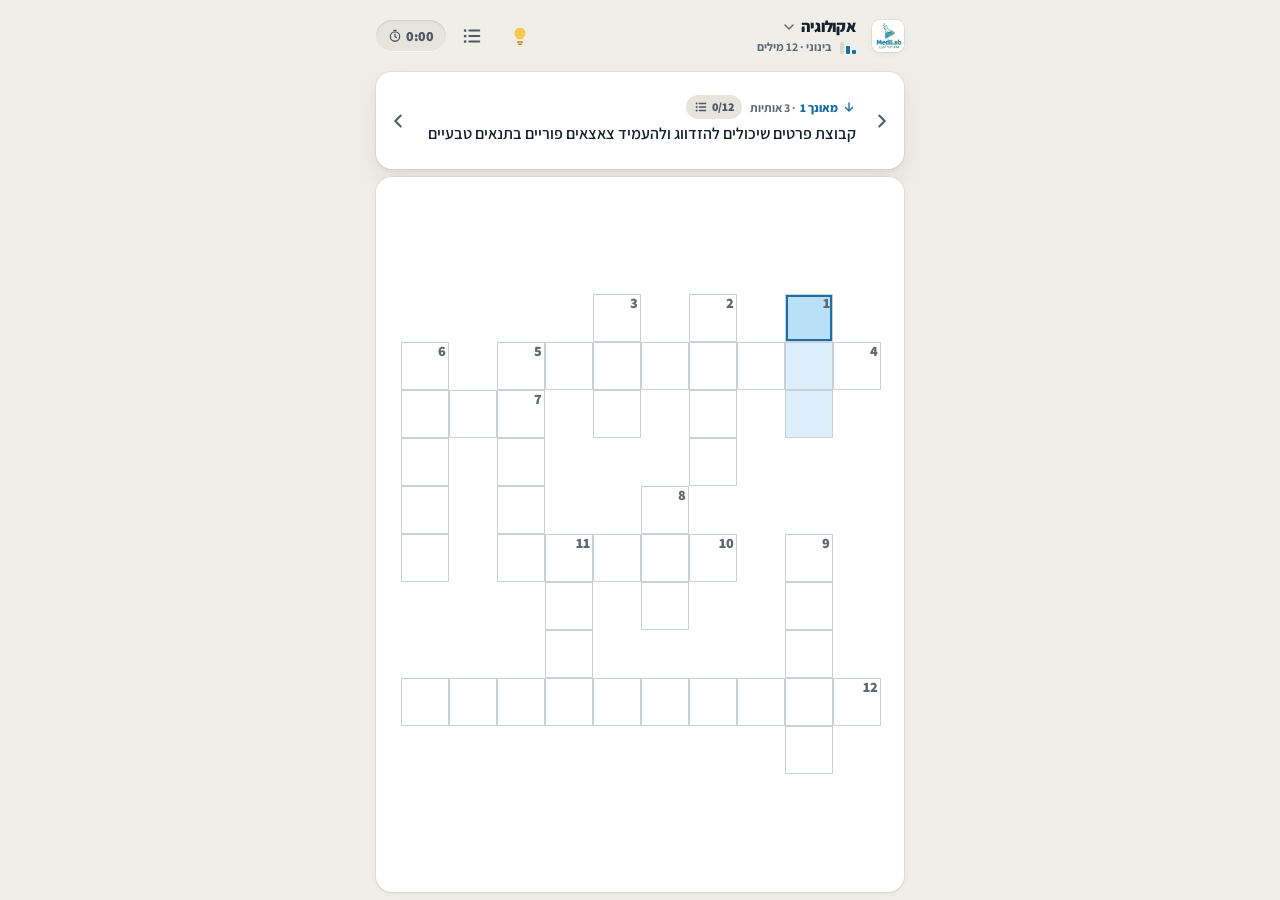
<file: live/crossword.html>
<!DOCTYPE html>
<html lang="he" dir="rtl">
<head>
<meta charset="UTF-8">
<meta name="viewport" content="width=device-width, initial-scale=1, maximum-scale=1, viewport-fit=cover">
<meta name="theme-color" content="#F0EEE8">
<title>תשבץ ביולוגיה · MediLab</title>
<link rel="preconnect" href="https://fonts.googleapis.com">
<link rel="preconnect" href="https://fonts.gstatic.com" crossorigin>
<link href="https://fonts.googleapis.com/css2?family=Assistant:wght@400;600;700;800&display=swap" rel="stylesheet">
<script>
  /* touch devices get the built-in Hebrew keyboard; the phone's own keyboard never opens */
  try{ if(window.matchMedia('(pointer: coarse)').matches) document.documentElement.classList.add('touch'); }catch(e){}
  try{ if(new URLSearchParams(location.search).has('embed')) document.documentElement.classList.add('embed'); }catch(e){}
</script>
<style>
  /* same design system as the app: one font, 6 sizes, 4pt grid, surface ramp, semantic colour */
  :root{
    --s-sunk:#DCD8CE; --s-well:#E7E4DD; --s0:#F0EEE8; --s1:#FFFFFF; --s2:#FFFFFF; --s-hover:#F6F5F1;
    --t1:#15212C; --t2:#4E5966; --t3:#5F6975; --line:rgba(21,33,44,.08);
    --act:#1B6FA8; --act-h:#175F90; --act-p:#124C74; --act-soft:#E3F0F8; --act-ink:#1B6FA8;
    --ok:#2F7A33; --ok-soft:#E4F2E2; --ok-ink:#2F7A33;
    --warn:#C98A00; --warn-soft:#FFF4D6; --warn-ink:#7A5200; --warn-line:#E7B53C;
    --err:#C23B2A; --err-soft:#FCE8E5; --err-ink:#B03323;
    --grad:linear-gradient(135deg,#3FA9D6,#5CB85C);
    --e1:inset 0 1px 0 rgba(255,255,255,.9),0 0 0 1px rgba(21,33,44,.05),0 1px 2px rgba(21,33,44,.05),0 2px 8px rgba(21,33,44,.04);
    --e2:inset 0 1px 0 rgba(255,255,255,.9),0 0 0 1px rgba(21,33,44,.05),0 2px 4px rgba(21,33,44,.05),0 12px 28px rgba(21,33,44,.08);
    --e3:inset 0 1px 0 rgba(255,255,255,.9),0 0 0 1px rgba(21,33,44,.04),0 8px 16px rgba(21,33,44,.06),0 24px 56px rgba(21,33,44,.14);
    --sunk:inset 0 1px 2px rgba(21,33,44,.12),inset 0 -1px 0 rgba(255,255,255,.7);
    --focus:0 0 0 2px var(--act),0 0 0 6px rgba(27,111,168,.16);
    --cell:34px; --cellbg:#FFFFFF; --cellline:#C9D1D7; --selword:#DCEEF9; --selcell:#B9E0F7;
    --ease:cubic-bezier(.2,.7,.2,1);
  }
  html.dark{
    --s-sunk:#050A0E; --s-well:#0A1117; --s0:#0E151C; --s1:#1E2935; --s2:#303E4F; --s-hover:#26323F;
    --t1:#ECEFF3; --t2:#B4BEC8; --t3:#9AA5B1; --line:rgba(255,255,255,.10);
    --act-soft:#15314A; --act-ink:#6CC3EE;
    --ok-soft:#173222; --ok-ink:#7FD08A; --warn-soft:#3A2E10; --warn-ink:#F5C969; --warn-line:#8A6A1E;
    --err-soft:#3D1A16; --err-ink:#FF8A7A;
    --e1:inset 0 1px 0 rgba(255,255,255,.04),0 0 0 1px rgba(255,255,255,.10);
    --e2:inset 0 1px 0 rgba(255,255,255,.06),0 0 0 1px rgba(255,255,255,.12);
    --e3:inset 0 1px 0 rgba(255,255,255,.06),0 0 0 1px rgba(255,255,255,.12),0 24px 56px rgba(0,0,0,.5);
    --sunk:inset 0 1px 2px rgba(0,0,0,.55),inset 0 -1px 0 rgba(255,255,255,.04);
    --focus:0 0 0 2px #6CC3EE,0 0 0 6px rgba(108,195,238,.2);
    --cellbg:#0F1922; --cellline:#33424E; --selword:#15314A; --selcell:#1D4A6A;
  }
  *{box-sizing:border-box}
  html,body{height:100%;margin:0}
  body{font-family:'Assistant',system-ui,sans-serif;font-size:16px;line-height:1.5;background:var(--s0);color:var(--t1);direction:rtl;
    -webkit-font-smoothing:antialiased;font-synthesis:none;overflow:hidden;overscroll-behavior:none;-webkit-tap-highlight-color:transparent}
  button{font:inherit;color:inherit;border:none;background:none;padding:0;margin:0;cursor:pointer}
  :focus-visible{outline:3px solid rgba(27,111,168,.5);outline-offset:2px}
  [hidden]{display:none!important}
  svg{display:block;flex:0 0 auto}

  /* ============ one screen: toolbar · clue · board · keyboard ============ */
  .app{height:100vh;height:100dvh;max-width:560px;margin:0 auto;display:flex;flex-direction:column;gap:8px;
    padding:calc(8px + env(safe-area-inset-top,0px)) 16px calc(8px + env(safe-area-inset-bottom,0px));
    transition:transform .32s var(--ease),filter .32s var(--ease)}
  html.sheet-open .app{transform:scale(.94);filter:brightness(.97)}
  html.sheet-open body{background:#0B1016}

  .tb{order:-2;flex:0 0 auto;display:flex;align-items:center;gap:4px;min-height:56px}
  .logo{width:32px;height:32px;border-radius:8px;object-fit:contain;box-shadow:var(--e1);background:#fff;flex:0 0 auto;margin-inline-end:4px}
  html.embed .logo{display:none}
  @media (max-width:419px){.logo{display:none}}
  /* on touch the hint lives on the keyboard and the clue list opens from the clue card */
  html.touch .desk{display:none}
  html:not(.embed) #exit{display:none}
  .ib{position:relative;width:44px;height:44px;flex:0 0 auto;border-radius:12px;display:grid;place-items:center;color:var(--t2);
    transition:background .12s,color .12s,transform .12s}
  .ib:active{transform:scale(.92);background:var(--line)}
  .ib:disabled{opacity:.4;cursor:not-allowed;transform:none}
  .ib .badge{position:absolute;top:4px;left:4px;min-width:16px;height:16px;padding:0 4px;border-radius:999px;display:grid;place-items:center;
    background:var(--warn);color:#fff;font-size:12px;font-weight:800;line-height:1}
  .ib .badge:empty,.ib .badge[data-n="0"]{display:none}
  /* title block: topic + level. Plain header, not a card; never wraps, gets all spare width */
  .topic{flex:1 1 auto;min-width:0;min-height:48px;display:flex;flex-direction:column;justify-content:center;gap:4px;padding:4px 8px;border-radius:12px;
    text-align:start;transition:background .12s,transform .12s}
  .topic:active{transform:scale(.98);background:var(--s-well)}
  .topic .tt{display:flex;align-items:center;gap:4px;min-width:0;max-width:100%}
  .topic b{min-width:0;font-size:16px;font-weight:800;line-height:1.2;letter-spacing:-.01em;white-space:nowrap;overflow:hidden;text-overflow:ellipsis}
  .topic .tt svg{color:var(--t3)}
  .topic .meta{display:flex;align-items:center;gap:8px;min-width:0;max-width:100%;font-size:12px;font-weight:700;line-height:1.2;color:var(--t3);white-space:nowrap}
  .topic .meta span:last-child{min-width:0;overflow:hidden;text-overflow:ellipsis}
  .lvl{flex:0 0 auto;display:inline-flex;align-items:flex-end;gap:2px;height:12px}
  .lvl i{width:4px;border-radius:1px;background:var(--s-sunk)}
  .lvl i:nth-child(1){height:4px} .lvl i:nth-child(2){height:8px} .lvl i:nth-child(3){height:12px}
  .lvl i.on{background:var(--act)}
  .timer{flex:0 0 auto;display:inline-flex;align-items:center;gap:4px;min-height:32px;padding:0 12px;border-radius:999px;box-shadow:var(--sunk);
    font-size:14px;font-weight:800;color:var(--t2);background:var(--s-well);font-variant-numeric:tabular-nums;direction:ltr}

  /* active clue. Height = the longest clue of THIS puzzle (measured), so the text is always complete
     and the board never jumps between clues. On touch it sits right above the keyboard, where the eyes already are. */
  .banner{flex:0 0 auto;display:flex;align-items:stretch;height:var(--clue-h,auto);min-height:72px;border-radius:16px;background:var(--s1);box-shadow:var(--e2);overflow:hidden}
  html:not(.touch) .banner{order:-1}
  .banner .nv{width:44px;flex:0 0 auto;display:grid;place-items:center;color:var(--t2);transition:background .12s}
  .banner .nv:active{background:var(--s-well)}
  .banner .ct{flex:1;min-width:0;display:flex;flex-direction:column;justify-content:center;gap:4px;padding:12px 4px;text-align:start;transition:background .12s}
  .banner .ct:active{background:var(--s-hover)}
  .bh{display:flex;align-items:center;justify-content:space-between;flex-wrap:wrap;gap:4px 8px}
  .banner .dir{display:inline-flex;align-items:center;gap:4px;font-size:12px;font-weight:800;line-height:1.3;color:var(--act-ink)}
  .banner .dir em{font-style:normal;font-weight:700;color:var(--t3)}
  .prog{flex:0 0 auto;display:inline-flex;align-items:center;gap:4px;height:24px;padding:0 8px;border-radius:999px;background:var(--s-well);
    font-size:12px;font-weight:800;color:var(--t2);direction:ltr;font-variant-numeric:tabular-nums}
  html.dark .prog{background:var(--s2)}
  .prog.all{background:var(--ok-soft);color:var(--ok-ink)}
  .banner .cl{font-size:16px;font-weight:600;line-height:1.4;overflow-wrap:anywhere}
  .banner.sm .cl{font-size:14px}

  .board{flex:1 1 0;min-height:0;display:flex;align-items:center;justify-content:center;overflow:auto;padding:8px;
    border-radius:16px;background:var(--s1);box-shadow:var(--e1)}
  .grid{display:grid;direction:rtl;margin:auto}
  .cell{position:relative;width:var(--cell);height:var(--cell);border:1px solid var(--cellline);margin:-.5px;background:var(--cellbg);transition:background .15s}
  .cell.block{border:none;background:transparent}
  /* board letters scale with the cell (a game board, not text hierarchy) */
  .cell input{position:absolute;inset:0;width:100%;height:100%;border:none;background:transparent;text-align:center;font-family:inherit;font-weight:800;
    font-size:calc(var(--cell)*.58);color:var(--t1);outline:none;padding:0;caret-color:transparent;cursor:pointer;border-radius:0;
    -webkit-user-select:none;user-select:none;-webkit-touch-callout:none}
  .cell .num{position:absolute;top:1px;right:2px;font-size:calc(var(--cell)*.3);color:var(--t3);font-weight:800;line-height:1;pointer-events:none}
  .cell.selword{background:var(--selword)}
  .cell.sel{background:var(--selcell);box-shadow:inset 0 0 0 2px var(--act);z-index:1}
  .cell.ok{background:var(--ok-soft)}
  .cell.ok input{color:var(--ok-ink)}
  .cell.bad{background:var(--err-soft)}
  .cell.bad input{color:var(--err-ink)}
  .cell.sel.ok,.cell.sel.bad{box-shadow:inset 0 0 0 2px var(--act)}

  /* built-in Hebrew keyboard (touch only). Keys are 44px apart: a transparent border keeps the gap tappable. */
  .kbd{display:none;flex:0 0 auto;direction:ltr;flex-direction:column;gap:0;margin:0 -4px;-webkit-user-select:none;user-select:none}
  html.touch .kbd{display:flex}
  .kr{display:flex}
  .key{flex:1 1 0;min-width:0;height:52px;touch-action:manipulation;border:2px solid transparent;border-radius:12px;background:var(--s1);background-clip:padding-box;
    box-shadow:inset 0 -1px 0 rgba(21,33,44,.12);font-size:20px;font-weight:700;color:var(--t1);transition:background .08s,transform .08s}
  html.dark .key{background-color:var(--s2);box-shadow:inset 0 1px 0 rgba(255,255,255,.06)}
  .key.bs,.key.hk{display:grid;place-items:center;background-color:var(--s-well);color:var(--t2)}
  .key.hk{position:relative}
  .key.hk .badge{position:absolute;top:4px;right:4px;min-width:16px;height:16px;padding:0 4px;border-radius:999px;display:grid;place-items:center;
    background:var(--warn);color:#fff;font-size:12px;font-weight:800;line-height:1}
  .key.hk .badge[data-n="0"]{display:none}
  html.dark .key.bs,html.dark .key.hk{background-color:var(--s1)}
  .key:active{background-color:var(--act-soft);transform:scale(.94)}
  .key.bs:active,.key.hk:active{background-color:var(--s-sunk)}
  @media (max-height:620px){.key{height:44px}}
  .key:disabled{opacity:.4}

  /* ============ buttons ============ */
  .btn{position:relative;display:flex;align-items:center;justify-content:center;gap:8px;width:100%;min-height:48px;padding:0 24px;border-radius:12px;
    font-weight:700;font-size:16px;transition:background .12s,box-shadow .2s,transform .12s}
  .btn svg{width:18px;height:18px}
  .btn.pri{background:var(--act);color:#fff;box-shadow:inset 0 1px 0 rgba(255,255,255,.18),0 1px 2px rgba(18,76,116,.24),0 4px 12px rgba(27,111,168,.16)}
  .btn.pri:active{background:var(--act-p);transform:scale(.97);box-shadow:inset 0 2px 4px rgba(0,0,0,.2)}
  .btn.ghost{color:var(--act-ink);box-shadow:inset 0 0 0 1px var(--line)}
  .btn.ghost:active{background:var(--act-soft);transform:scale(.97)}
  .btn.danger{color:var(--err-ink);box-shadow:inset 0 0 0 1px var(--line)}
  .btn.danger:active{background:var(--err-soft);transform:scale(.97)}
  .btn:disabled{background:var(--s-well);color:var(--t3);box-shadow:none;cursor:not-allowed;transform:none}
  @media (hover:hover){
    .ib:not(:disabled):hover{background:var(--s-hover);color:var(--t1)}
    html.dark .ib:not(:disabled):hover{background:var(--s1)}
    .topic:hover{box-shadow:var(--e2)}
    .banner .nv:hover,.banner .ct:hover{background:var(--s-hover)}
    .btn.pri:not(:disabled):hover{background:var(--act-h);box-shadow:inset 0 1px 0 rgba(255,255,255,.18),0 2px 4px rgba(18,76,116,.24),0 8px 20px rgba(27,111,168,.22)}
    .btn.ghost:not(:disabled):hover{background:var(--act-soft)}
    .btn.danger:not(:disabled):hover{background:var(--err-soft)}
  }

  /* ============ bottom sheets ============ */
  .overlay{position:fixed;inset:0;z-index:50;display:flex;align-items:flex-end;justify-content:center;background:rgba(8,12,18,.5);opacity:0;transition:opacity .22s var(--ease)}
  .overlay.on{opacity:1}
  .sheet{position:relative;width:100%;max-width:560px;max-height:88vh;max-height:88dvh;display:flex;flex-direction:column;outline:none;
    background:var(--s1);border-radius:24px 24px 0 0;box-shadow:var(--e3);padding-bottom:env(safe-area-inset-bottom,0px);
    transform:translateY(100%);transition:transform .3s var(--ease)}
  html.dark .sheet{background:var(--s2)}
  .overlay.on .sheet{transform:none}
  @media (min-width:600px){.overlay{align-items:center}.sheet{border-radius:24px}}
  .grab{width:40px;height:4px;margin:8px auto 0;border-radius:999px;background:var(--t3);opacity:.35;flex:0 0 auto}
  .sx{position:absolute;top:8px;left:8px;z-index:2}
  .sb{flex:1;min-height:0;overflow-y:auto;overscroll-behavior:contain;-webkit-overflow-scrolling:touch;padding:16px}
  .sb h2{margin:0 0 16px;padding-inline-end:48px;font-size:20px;font-weight:800;letter-spacing:-.02em;line-height:1.15}
  .sf{flex:0 0 auto;display:flex;flex-direction:column;gap:8px;padding:12px 16px 16px;box-shadow:0 -1px 0 var(--line)}
  .lbl{display:block;margin:16px 0 8px;font-size:12px;font-weight:700;letter-spacing:.05em;color:var(--t3)}
  .lbl:first-of-type{margin-top:0}
  .row{display:flex;align-items:center;gap:12px;width:calc(100% + 32px);min-height:52px;margin:0 -16px;padding:8px 16px;text-align:start;
    box-shadow:0 1px 0 var(--line);transition:background .12s}
  .row:last-child{box-shadow:none}
  .row:active{background:var(--s-hover)}
  .row .ri{width:32px;height:32px;flex:0 0 auto;border-radius:8px;display:grid;place-items:center;background:var(--s-well);color:var(--t2)}
  html.dark .row .ri{background:var(--s1)}
  .row .ri svg{width:20px;height:20px}
  .row .rl{flex:1;min-width:0;font-weight:600}
  .row .rv{font-size:14px;font-weight:700;color:var(--t3)}
  .row .rc{width:20px;flex:0 0 auto;color:var(--act-ink);visibility:hidden}
  .row[aria-checked="true"]{background:var(--act-soft)}
  .row[aria-checked="true"] .rl{color:var(--act-ink);font-weight:800}
  .row[aria-checked="true"] .rc{visibility:visible}
  @media (hover:hover){.row:hover{background:var(--s-hover)}.row[aria-checked="true"]:hover{background:var(--act-soft)}}
  .sw{flex:0 0 auto;position:relative;width:44px;height:28px;border-radius:999px;background:var(--s-sunk);transition:background .2s}
  .sw::after{content:"";position:absolute;top:2px;right:2px;width:24px;height:24px;border-radius:50%;background:#fff;box-shadow:0 1px 3px rgba(0,0,0,.2);transition:transform .2s var(--ease)}
  .row[aria-checked="true"] .sw{background:var(--act)}
  .row[aria-checked="true"] .sw::after{transform:translateX(-16px)}
  html.embed #darkRow,html.embed #darkLbl{display:none}
  #darkRow[aria-checked="true"]{background:transparent}
  #darkRow[aria-checked="true"] .rl{color:var(--t1);font-weight:600}
  .seg{display:flex;gap:4px;padding:4px;border-radius:16px;background:var(--s-well);box-shadow:var(--sunk)}
  html.dark .seg{background:var(--s1)}
  .seg button{flex:1;min-height:52px;border-radius:12px;display:flex;flex-direction:column;align-items:center;justify-content:center;
    font-size:16px;font-weight:700;color:var(--t2);line-height:1.2;transition:background .2s,color .2s,box-shadow .2s}
  .seg button small{font-size:12px;font-weight:600;color:var(--t3)}
  .seg button[aria-checked="true"]{background:var(--s1);color:var(--act-ink);box-shadow:var(--e1)}
  html.dark .seg button[aria-checked="true"]{background:var(--s2)}
  .seg button[aria-checked="true"] small{color:var(--act-ink)}

  /* clue list */
  .cl-h{position:sticky;top:-16px;z-index:1;margin:0 -16px;padding:8px 16px;background:inherit;font-size:12px;font-weight:700;letter-spacing:.05em;color:var(--t3)}
  .sheet .cl-h{background:var(--s1)}
  html.dark .sheet .cl-h{background:var(--s2)}
  .clue{display:flex;align-items:flex-start;gap:12px;width:calc(100% + 32px);min-height:48px;margin:0 -16px;padding:12px 16px;text-align:start;
    font-size:14px;line-height:1.5;color:var(--t1);box-shadow:0 1px 0 var(--line);transition:background .12s}
  .clue:active{background:var(--s-hover)}
  .cl-n{flex:0 0 auto;min-width:28px;height:24px;padding:0 4px;border-radius:8px;display:grid;place-items:center;background:var(--s-well);font-size:12px;font-weight:800;color:var(--t2)}
  html.dark .cl-n{background:var(--s1)}
  .cl-t{flex:1;min-width:0}
  .cl-ok{flex:0 0 auto;color:var(--ok-ink);visibility:hidden;margin-top:2px}
  .clue.active{background:var(--act-soft)}
  .clue.active .cl-n{background:var(--act);color:#fff}
  .clue.done .cl-t{color:var(--t3)}
  .clue.done .cl-ok{visibility:visible}
  .clue.done .cl-n{background:var(--ok-soft);color:var(--ok-ink)}
  @media (hover:hover){.clue:hover{background:var(--s-hover)}.clue.active:hover{background:var(--act-soft)}}

  /* toast */
  .toast{position:fixed;z-index:60;left:50%;bottom:calc(16px + env(safe-area-inset-bottom,0px));transform:translate(-50%,16px);opacity:0;pointer-events:none;
    width:calc(100% - 32px);max-width:440px;display:flex;align-items:center;gap:12px;min-height:52px;padding:8px 16px;padding-inline-end:8px;
    border-radius:16px;background:#15212C;color:#fff;font-size:14px;font-weight:600;box-shadow:0 2px 6px rgba(8,12,18,.16),0 12px 28px rgba(8,12,18,.24);
    transition:opacity .25s var(--ease),transform .25s var(--ease)}
  html.dark .toast{background:#445366}
  html.touch .toast{bottom:calc(var(--dock-h,176px) + 16px + env(safe-area-inset-bottom,0px))}
  .toast.on{opacity:1;transform:translate(-50%,0);pointer-events:auto}
  .toast span{flex:1;min-width:0}
  .toast button{min-height:44px;padding:0 12px;border-radius:12px;font-weight:800;color:#7DC8F0}
  .toast button:active{background:rgba(255,255,255,.12)}

  /* win */
  .win{position:fixed;inset:0;z-index:55;display:none;align-items:center;justify-content:center;padding:16px;background:rgba(8,12,18,.5)}
  .win.on{display:flex;animation:wIn .22s ease}
  @keyframes wIn{from{opacity:0}to{opacity:1}}
  .win .card{position:relative;width:100%;max-width:340px;background:var(--s1);border-radius:24px;padding:32px 24px 24px;text-align:center;box-shadow:var(--e3);animation:pop .35s var(--ease)}
  @keyframes pop{from{transform:scale(.9);opacity:0}to{transform:none;opacity:1}}
  html.dark .win .card{background:var(--s2)}
  .win .wx{position:absolute;top:8px;inset-inline-start:8px}
  .win .em{width:56px;height:56px;margin:0 auto 8px;border-radius:50%;display:grid;place-items:center;font-size:24px;background:var(--ok-soft)}
  .win h2{margin:0 0 4px;font-size:24px;font-weight:800;letter-spacing:-.02em;line-height:1.15}
  .win .stat{display:flex;justify-content:center;margin:16px 0 24px}
  .win .stat div{flex:1;padding:0 8px}
  .win .stat div+div{box-shadow:inset -1px 0 0 var(--line)}
  .win .stat b{display:block;font-weight:800;font-size:20px;color:var(--act-ink);direction:ltr}
  .win .stat span{font-size:12px;color:var(--t3)}
  .win .btn+.btn{margin-top:8px}
  .confetti{position:fixed;inset:0;pointer-events:none;z-index:60;overflow:hidden}
  .confetti i{position:absolute;top:-12px;width:8px;height:12px;border-radius:2px;animation:fall linear forwards}
  @keyframes fall{0%{transform:translateY(-10px) rotate(0);opacity:1}100%{transform:translateY(105vh) rotate(540deg);opacity:.9}}
  .vh{position:absolute!important;width:1px;height:1px;overflow:hidden;clip:rect(0 0 0 0);white-space:nowrap}
  @media (prefers-reduced-motion:reduce){*{animation:none!important;transition:none!important}}
</style>
</head>
<body>
<div class="app" id="app">
  <header class="tb">
    <button class="ib" id="exit" type="button" aria-label="יציאה מהתשבץ"><svg width="22" height="22" viewBox="0 0 24 24" fill="none" stroke="currentColor" stroke-width="2" stroke-linecap="round" aria-hidden="true"><path d="M18 6L6 18M6 6l12 12"/></svg></button>
    <img class="logo" src="logo.jpg" alt="MediLab" onerror="this.style.display='none'">
    <button class="topic" id="openSettings" type="button" aria-haspopup="dialog">
      <span class="tt"><b id="topicLabel">תשבץ ביולוגיה</b><svg width="16" height="16" viewBox="0 0 24 24" fill="none" stroke="currentColor" stroke-width="2.2" stroke-linecap="round" stroke-linejoin="round" aria-hidden="true"><path d="M6 9l6 6 6-6"/></svg></span>
      <span class="meta"><span class="lvl" id="lvl" aria-hidden="true"><i></i><i></i><i></i></span><span id="diffLabel">בינוני · 12 מילים</span></span>
    </button>
    <button class="ib desk" id="hint" type="button" aria-label="רמז: חשיפת האות הנוכחית"><svg width="22" height="22" viewBox="0 0 24 24" fill="none" aria-hidden="true"><path d="M9.5 18.5h5M10.5 21h3" stroke="#C98A00" stroke-width="1.8" stroke-linecap="round"/><path d="M12 3a6 6 0 00-3.6 10.8c.5.4.9 1 1 1.7h5.2c.1-.7.5-1.3 1-1.7A6 6 0 0012 3z" fill="#F6C94B"/></svg><span class="badge" id="hintsT" data-n="0">0</span></button>
    <button class="ib desk" id="openClues" type="button" aria-haspopup="dialog" aria-label="כל ההגדרות"><svg width="22" height="22" viewBox="0 0 24 24" fill="none" stroke="currentColor" stroke-width="2" stroke-linecap="round" aria-hidden="true"><path d="M9 6h11M9 12h11M9 18h11"/><path d="M4.5 6h.01M4.5 12h.01M4.5 18h.01" stroke-width="3"/></svg></button>
    <span class="timer" id="timer" role="timer" aria-label="זמן"><svg width="14" height="14" viewBox="0 0 24 24" fill="none" stroke="currentColor" stroke-width="2.2" stroke-linecap="round" aria-hidden="true"><circle cx="12" cy="13" r="8"/><path d="M12 9v4l2.5 1.5M10 2.5h4"/></svg><span id="timerT">0:00</span></span>
  </header>

  <div class="board" id="board"><div class="grid" id="grid"></div></div>

  <div class="banner" id="banner">
    <button class="nv" id="prev" type="button" aria-label="ההגדרה הקודמת"><svg width="22" height="22" viewBox="0 0 24 24" fill="none" stroke="currentColor" stroke-width="2.2" stroke-linecap="round" stroke-linejoin="round" aria-hidden="true"><path d="M9 6l6 6-6 6"/></svg></button>
    <button class="ct" id="bct" type="button" aria-haspopup="dialog">
      <span class="bh"><span class="dir" id="bdir">מאוזן</span><span class="prog" id="bprog" aria-hidden="true"><svg width="14" height="14" viewBox="0 0 24 24" fill="none" stroke="currentColor" stroke-width="2.4" stroke-linecap="round"><path d="M9 6h11M9 12h11M9 18h11"/><path d="M4.5 6h.01M4.5 12h.01M4.5 18h.01" stroke-width="3.4"/></svg><span id="bprogT">0/0</span></span></span>
      <span class="cl" id="bclue">—</span>
      <span class="vh" id="bsr"></span>
    </button>
    <button class="nv" id="next" type="button" aria-label="ההגדרה הבאה"><svg width="22" height="22" viewBox="0 0 24 24" fill="none" stroke="currentColor" stroke-width="2.2" stroke-linecap="round" stroke-linejoin="round" aria-hidden="true"><path d="M15 6l-6 6 6 6"/></svg></button>
  </div>
  <div class="vh" id="say" aria-live="polite"></div>

  <div class="kbd" id="kbd" aria-label="מקלדת"></div>

  <!-- state holders for the generator -->
  <select id="topic" class="vh" aria-hidden="true" tabindex="-1"></select>
  <select id="diff" class="vh" aria-hidden="true" tabindex="-1">
    <option value="8">קל</option>
    <option value="12" selected>בינוני</option>
    <option value="16">קשה</option>
  </select>
</div>

<!-- settings sheet: topic · difficulty · new puzzle · clear -->
<div class="overlay" id="sheetSettings" hidden>
  <div class="sheet" role="dialog" aria-modal="true" aria-label="תשבץ חדש" tabindex="-1">
    <div class="grab" aria-hidden="true"></div>
    <button class="ib sx" type="button" data-close aria-label="סגירה"><svg width="22" height="22" viewBox="0 0 24 24" fill="none" stroke="currentColor" stroke-width="2" stroke-linecap="round" aria-hidden="true"><path d="M18 6L6 18M6 6l12 12"/></svg></button>
    <div class="sb">
      <h2>תשבץ חדש</h2>
      <span class="lbl">רמת קושי</span>
      <div class="seg" id="diffSeg" role="radiogroup" aria-label="רמת קושי"></div>
      <span class="lbl">נושא</span>
      <div id="topicList" role="radiogroup" aria-label="נושא"></div>
      <span class="lbl" id="darkLbl">תצוגה</span>
      <button class="row" id="darkRow" type="button" role="switch" aria-checked="false"><span class="ri"><svg viewBox="0 0 24 24" fill="none" stroke="currentColor" stroke-width="2" stroke-linecap="round" stroke-linejoin="round" aria-hidden="true"><path d="M20.5 14.2A8.5 8.5 0 0 1 9.8 3.5a8.5 8.5 0 1 0 10.7 10.7z"/></svg></span><span class="rl">מצב כהה</span><span class="sw" aria-hidden="true"></span></button>
    </div>
    <div class="sf">
      <button class="btn pri" id="new" type="button"></button>
      <button class="btn danger" id="clear" type="button"><svg viewBox="0 0 24 24" fill="none" stroke="currentColor" stroke-width="1.8" stroke-linecap="round" stroke-linejoin="round" aria-hidden="true"><path d="M5 7h14M9.5 7V5.6A1.6 1.6 0 0111.1 4h1.8A1.6 1.6 0 0114.5 5.6V7M7 7l.9 12.4A1.6 1.6 0 009.5 21h5a1.6 1.6 0 001.6-1.6L17 7"/></svg>ניקוי הלוח הנוכחי</button>
    </div>
  </div>
</div>

<!-- clue list sheet -->
<div class="overlay" id="sheetClues" hidden>
  <div class="sheet" role="dialog" aria-modal="true" aria-label="כל ההגדרות" tabindex="-1">
    <div class="grab" aria-hidden="true"></div>
    <button class="ib sx" type="button" data-close aria-label="סגירה"><svg width="22" height="22" viewBox="0 0 24 24" fill="none" stroke="currentColor" stroke-width="2" stroke-linecap="round" aria-hidden="true"><path d="M18 6L6 18M6 6l12 12"/></svg></button>
    <div class="sb"><h2 id="cluesTitle">כל ההגדרות</h2><div id="allclues"></div></div>
  </div>
</div>

<div class="toast" id="toast" role="status"><span id="toastMsg"></span><button type="button" id="toastAct" hidden></button></div>

<div class="win" id="win" role="dialog" aria-modal="true" aria-label="פתרתם את התשבץ"><div class="card">
  <button class="ib wx" id="wclose" type="button" aria-label="סגירה"><svg width="20" height="20" viewBox="0 0 24 24" fill="none" stroke="currentColor" stroke-width="2" stroke-linecap="round" aria-hidden="true"><path d="M18 6L6 18M6 6l12 12"/></svg></button>
  <div class="em" aria-hidden="true">🎉</div><h2>כל הכבוד!</h2>
  <div class="stat"><div><b id="wtime">0:00</b><span>זמן</span></div><div><b id="whints">0</b><span>רמזים</span></div><div><b id="wwords">0</b><span>מילים</span></div></div>
  <button class="btn pri" id="wnew" type="button">תשבץ חדש</button>
  <button class="btn ghost" id="wtopic" type="button">בחירת נושא אחר</button>
</div></div>

<script src="glossary.js"></script>
<script src="data/topics.js"></script>
<script>
(function(){
  var GLOSSARY = window.GLOSSARY || [];
  var FINALS={'ך':'כ','ם':'מ','ן':'נ','ף':'פ','ץ':'צ'};
  function norm(s){ return String(s||'').replace(/[ךםןףץ]/g,function(c){return FINALS[c];}).replace(/[^א-ת]/g,''); }
  function shortClue(e){
    var t=String(e.definition||e.paraphrase||'').trim();
    t=t.split(/[.;]/)[0].trim();
    t=t.replace(/\s*\([^)]*\)\s*/g,' ').trim();
    if(t.length>130) t=t.slice(0,128).trim()+'…';
    return t;
  }
  // topics = array of topic names, or null/undefined for ALL topics (mixed)
  function poolFor(topics){
    var seen={}, out=[], all=!topics;
    GLOSSARY.forEach(function(e){
      if(e.aliasOf) return;
      if(!all && topics.indexOf(e.topic)<0) return;
      var clean=String(e.hebrew||'').trim();
      if(!/^[א-ת]{3,11}$/.test(clean)) return;
      var ans=norm(clean); if(ans.length<3||ans.length>11) return;
      if(seen[ans]) return; seen[ans]=1;
      out.push({raw:clean, ans:ans, clue:shortClue(e)});
    });
    return out;
  }
  // build the selector options: per-topic (>=6 words) + combined small topics + mixed-all
  function buildOptions(){
    var m={}; GLOSSARY.forEach(function(e){ if(e.aliasOf||!e.topic) return; var c=String(e.hebrew||'').trim();
      if(/^[א-ת]{3,11}$/.test(c)){ (m[e.topic]=m[e.topic]||{})[norm(c)]=1; } });
    var counts=Object.keys(m).map(function(t){return {t:t,n:Object.keys(m[t]).length};});
    var per=counts.filter(function(x){return x.n>=6;}).sort(function(a,b){return b.n-a.n;});
    var small=counts.filter(function(x){return x.n<6;}).sort(function(a,b){return b.n-a.n;});
    var opts=per.map(function(o){return {label:o.t+' ('+o.n+')', name:o.t, n:o.n, topics:[o.t]};});
    if(small.length){ var st=small.map(function(s){return s.t;}); var cnt=small.reduce(function(a,b){return a+b.n;},0);
      opts.push({label:'מושגים נוספים ('+cnt+')', name:'מושגים נוספים', n:cnt, topics:st, extra:true}); }
    opts.push({label:'מעורב: כל המושגים', name:'מעורב, כל המושגים', n:null, topics:null, mixed:true});
    return opts;
  }
  function shuffle(a){ a=a.slice(); for(var i=a.length-1;i>0;i--){ var j=Math.floor(Math.random()*(i+1)); var t=a[i];a[i]=a[j];a[j]=t; } return a; }

  // ---- best-fit compact generator ----
  function generate(words, target){
    target=target||12; words=words.slice();
    var cells={}, placements=[], B=null;
    function key(r,c){ return r+','+c; }
    function fits(ans,r,c,dir){ var touch=0,i,rr,cc;
      for(i=0;i<ans.length;i++){ rr=dir==='V'?r+i:r; cc=dir==='H'?c+i:c; var cur=cells[key(rr,cc)];
        if(cur!==undefined){ if(cur!==ans[i]) return -1; touch++; }
        else { var perp=dir==='H'?[[rr-1,cc],[rr+1,cc]]:[[rr,cc-1],[rr,cc+1]]; for(var p=0;p<2;p++){ if(cells[key(perp[p][0],perp[p][1])]!==undefined) return -1; } } }
      var bR=dir==='V'?r-1:r,bC=dir==='H'?c-1:c,aR=dir==='V'?r+ans.length:r,aC=dir==='H'?c+ans.length:c;
      if(cells[key(bR,bC)]!==undefined) return -1; if(cells[key(aR,aC)]!==undefined) return -1; return touch; }
    function areaWith(r,c,dir,len){ var eR=dir==='V'?r+len-1:r,eC=dir==='H'?c+len-1:c;
      return (Math.max(B.maxR,eR)-Math.min(B.minR,r)+1)*(Math.max(B.maxC,eC)-Math.min(B.minC,c)+1); }
    function place(w,r,c,dir){ for(var i=0;i<w.ans.length;i++){ var rr=dir==='V'?r+i:r,cc=dir==='H'?c+i:c; cells[key(rr,cc)]=w.ans[i];
      if(!B){B={minR:rr,minC:cc,maxR:rr,maxC:cc};} else {if(rr<B.minR)B.minR=rr;if(rr>B.maxR)B.maxR=rr;if(cc<B.minC)B.minC=cc;if(cc>B.maxC)B.maxC=cc;} }
      placements.push({word:w,r:r,c:c,dir:dir}); }
    if(!words.length) return [];
    var seed=0; for(var s=0;s<Math.min(words.length,4);s++){ if(words[s].ans.length>words[seed].ans.length) seed=s; }
    place(words[seed],0,0,'H'); var used={}; used[words[seed].ans]=1;
    while(placements.length<target){
      var best=null;
      for(var wi=0;wi<words.length;wi++){ var w=words[wi]; if(used[w.ans]) continue;
        for(var pIdx=0;pIdx<placements.length;pIdx++){ var pl=placements[pIdx];
          for(var pi=0;pi<pl.word.ans.length;pi++){ for(var i=0;i<w.ans.length;i++){
            if(w.ans[i]!==pl.word.ans[pi]) continue;
            var pr=pl.dir==='V'?pl.r+pi:pl.r, pc=pl.dir==='H'?pl.c+pi:pl.c, dir=pl.dir==='H'?'V':'H';
            var r=dir==='V'?pr-i:pr, c=dir==='H'?pc-i:pc, cross=fits(w.ans,r,c,dir);
            if(cross<1) continue; var area=areaWith(r,c,dir,w.ans.length);
            if(!best||cross>best.cross||(cross===best.cross&&area<best.area)) best={w:w,r:r,c:c,dir:dir,cross:cross,area:area};
          } } } }
      if(!best) break; place(best.w,best.r,best.c,best.dir); used[best.w.ans]=1;
    }
    return placements;
  }
  function bbox(p){ if(!p.length) return {area:1e9,rows:1e6,cols:1e6}; var a=1e9,b=1e9,c=-1e9,d=-1e9;
    p.forEach(function(pl){ for(var i=0;i<pl.word.ans.length;i++){ var r=pl.dir==='V'?pl.r+i:pl.r,cc=pl.dir==='H'?pl.c+i:pl.c;
      if(r<a)a=r;if(r>c)c=r;if(cc<b)b=cc;if(cc>d)d=cc; } }); return {area:(c-a+1)*(d-b+1),rows:c-a+1,cols:d-b+1}; }
  function score(p){ var x=bbox(p); return p.length*1e7 - Math.max(x.rows,x.cols)*1000 - x.area; }
  function bestLayout(words,target){ var best=[],bs=-1e12;
    for(var t=0;t<60;t++){ var p=generate(shuffle(words),target); var s=score(p); if(s>bs){bs=s;best=p;}
      var x=bbox(p); if(p.length>=target && Math.max(x.rows,x.cols)<=Math.ceil(Math.sqrt(target)*3)) break; }
    return best; }

  function buildModel(placements){
    var minR=1e9,minC=1e9,maxR=-1e9,maxC=-1e9,cells={},i;
    placements.forEach(function(pl){ for(i=0;i<pl.word.ans.length;i++){ var r=pl.dir==='V'?pl.r+i:pl.r,c=pl.dir==='H'?pl.c+i:pl.c;
      cells[r+','+c]={ans:pl.word.ans[i]}; if(r<minR)minR=r;if(r>maxR)maxR=r;if(c<minC)minC=c;if(c>maxC)maxC=c; } });
    var nc={}; Object.keys(cells).forEach(function(k){ var p=k.split(','); nc[(+p[0]-minR)+','+(+p[1]-minC)]=cells[k]; });
    var rows=maxR-minR+1, cols=maxC-minC+1;
    function filled(r,c){ return nc[r+','+c]!==undefined; }
    var num=0,numAt={},arrAt={},entries=[]; var byAns={}; placements.forEach(function(pl){ byAns[pl.word.ans]=pl.word; });
    for(var r=0;r<rows;r++) for(var c=0;c<cols;c++){
      if(!filled(r,c)) continue;
      var sA=!filled(r,c-1)&&filled(r,c+1), sD=!filled(r-1,c)&&filled(r+1,c);
      if(sA||sD){ num++; numAt[r+','+c]=num; arrAt[r+','+c]=(sA&&sD)?'↙':(sA?'←':'↓'); }
      if(sA){ var a='',cc=c,l=[]; while(filled(r,cc)){ a+=nc[r+','+cc].ans; l.push([r,cc]); cc++; } entries.push({num:num,dir:'H',cells:l,ans:a,clue:(byAns[a]||{}).clue||'',raw:(byAns[a]||{}).raw||a}); }
      if(sD){ var d='',rr=r,l2=[]; while(filled(rr,c)){ d+=nc[rr+','+c].ans; l2.push([rr,c]); rr++; } entries.push({num:num,dir:'V',cells:l2,ans:d,clue:(byAns[d]||{}).clue||'',raw:(byAns[d]||{}).raw||d}); }
    }
    return {cells:nc,rows:rows,cols:cols,numAt:numAt,arrAt:arrAt,entries:entries};
  }


  // ---- state ----
  var TOUCH=document.documentElement.classList.contains('touch');
  var EMBED=document.documentElement.classList.contains('embed');
  var model=null, inputs={}, sel={entry:null,cellIdx:0}, timer={t:0,iv:null,started:false}, hints=0;
  var solved={}, entryById={}, progFocus=false, prevCellKey=null;
  var DIFFS=[{v:8,name:'קל'},{v:12,name:'בינוני'},{v:16,name:'קשה'}];
  var OPTS=[];
  var pending={topic:0,diff:12};
  function $(id){ return document.getElementById(id); }
  function ck(r,c){ return r+','+c; }
  function buzz(ms){ try{ if(navigator.vibrate) navigator.vibrate(ms||6); }catch(e){} }
  function focusCell(inp){ if(TOUCH) return; progFocus=true; try{ inp.focus({preventScroll:true}); }catch(e){ try{inp.focus();}catch(e2){} } progFocus=false; }
  function isSolved(e){ return !!solved[e.dir+e.num]; }
  // a cell is "locked" once it belongs to a correctly-solved (green) word — its letter must not change
  function locked(r,c){ return Object.keys(solved).some(function(sid){ var se=entryById[sid]; return se && se.cells.some(function(q){return q[0]===r&&q[1]===c;}); }); }
  // the board takes whatever space is left between the clue bar and the keyboard
  function fitGrid(){ if(!model) return; var b=$('board');
    var availW=b.clientWidth-16, availH=b.clientHeight-16;
    var cell=Math.floor(Math.min(availW/model.cols, availH/model.rows));
    cell=Math.max(22,Math.min(cell,48));
    document.documentElement.style.setProperty('--cell',cell+'px'); }

  function render(){
    var grid=$('grid');
    grid.style.gridTemplateColumns='repeat('+model.cols+',var(--cell))';
    grid.style.gridTemplateRows='repeat('+model.rows+',var(--cell))';
    grid.innerHTML=''; inputs={};
    for(var r=0;r<model.rows;r++) for(var c=0;c<model.cols;c++){
      var cell=model.cells[ck(r,c)]; var div=document.createElement('div');
      div.className='cell'+(cell?'':' block'); div.style.gridRow=(r+1); div.style.gridColumn=(c+1);
      if(cell){
        var n=model.numAt[ck(r,c)];
        if(n){ var s=document.createElement('span'); s.className='num'; s.textContent=n; div.appendChild(s); }
        var inp=document.createElement('input'); inp.setAttribute('autocomplete','off');
        inp.setAttribute('autocapitalize','none'); inp.setAttribute('autocorrect','off'); inp.spellcheck=false;
        inp.setAttribute('aria-label','משבצת'+(n?' '+n:''));
        if(TOUCH){ inp.readOnly=true; inp.setAttribute('inputmode','none'); } else inp.setAttribute('inputmode','text');
        inp.dataset.r=r; inp.dataset.c=c;
        inp.addEventListener('focus',onFocus); inp.addEventListener('click',onClick);
        inp.addEventListener('input',onInput); inp.addEventListener('keydown',onKey);
        div.appendChild(inp); inputs[ck(r,c)]=inp;
      }
      grid.appendChild(div);
    }
    renderClues();
    sizeBanner();
    entryById={}; solved={}; prevCellKey=null; model.entries.forEach(function(e){ entryById[e.dir+e.num]=e; });
    var first=sortedEntries()[0];
    if(first) selectEntry(first,true);
  }
  // clue list: across then down, each in number order (lives in a bottom sheet, not below the board)
  function renderClues(){
    var box=$('allclues'); box.innerHTML='';
    [['H','מאוזן'],['V','מאונך']].forEach(function(g){
      var list=model.entries.filter(function(e){ return e.dir===g[0]; }).sort(function(a,b){ return a.num-b.num; });
      if(!list.length) return;
      var hd=document.createElement('div'); hd.className='cl-h'; hd.textContent=g[1]+' · '+list.length; box.appendChild(hd);
      list.forEach(function(e){
        var el=document.createElement('button'); el.type='button'; el.className='clue'; el.dataset.id=e.dir+e.num;
        var nb=document.createElement('b'); nb.className='cl-n'; nb.textContent=e.num;
        var tx=document.createElement('span'); tx.className='cl-t'; tx.textContent=e.clue||('('+e.raw+')');
        var ok=document.createElement('span'); ok.className='cl-ok'; ok.setAttribute('aria-hidden','true');
        ok.innerHTML='<svg width="18" height="18" viewBox="0 0 24 24" fill="none" stroke="currentColor" stroke-width="2.4" stroke-linecap="round" stroke-linejoin="round"><path d="M5 12.5l4.5 4.5L19 7.5"/></svg>';
        el.appendChild(nb); el.appendChild(tx); el.appendChild(ok);
        el.addEventListener('click',function(){ closeSheet('sheetClues'); selectEntry(e,true); });
        box.appendChild(el);
      });
    });
  }
  function entriesAt(r,c){ return model.entries.filter(function(e){ return e.cells.some(function(p){return p[0]===r&&p[1]===c;}); }); }
  function clearHi(){ document.querySelectorAll('.cell.sel,.cell.selword').forEach(function(el){ el.classList.remove('sel','selword'); });
    document.querySelectorAll('.clue.active').forEach(function(el){ el.classList.remove('active'); }); }
  var ARROW={H:'<svg width="14" height="14" viewBox="0 0 24 24" fill="none" stroke="currentColor" stroke-width="2.4" stroke-linecap="round" stroke-linejoin="round" aria-hidden="true"><path d="M19 12H5M11 18l-6-6 6-6"/></svg>',
             V:'<svg width="14" height="14" viewBox="0 0 24 24" fill="none" stroke="currentColor" stroke-width="2.4" stroke-linecap="round" stroke-linejoin="round" aria-hidden="true"><path d="M12 5v14M6 13l6 6 6-6"/></svg>'};
  function dirName(e){ return (e.dir==='H'?'מאוזן':'מאונך')+' '+e.num; }
  function fillBanner(e){
    $('bdir').innerHTML=ARROW[e.dir]+'<span>'+dirName(e)+'</span><em>· '+e.cells.length+' אותיות</em>';
    $('bclue').textContent=e.clue||('('+e.raw+')');
  }
  function setBanner(e){
    fillBanner(e);
    var t=e.clue||('('+e.raw+')');
    $('bsr').textContent='. פתיחת רשימת כל ההגדרות';
    $('say').textContent=dirName(e)+', '+e.cells.length+' אותיות. '+t;
    var cl=document.querySelector('.clue[data-id="'+(e.dir+e.num)+'"]'); if(cl) cl.classList.add('active');
  }
  // the clue card is as tall as the longest clue of this puzzle: nothing is ever cut, and the board does not jump.
  // If that would squeeze the board too much, the whole puzzle switches to the 14px clue size (still complete).
  function sizeBanner(){ if(!model) return; var bn=$('banner');
    bn.style.setProperty('--clue-h','auto'); bn.classList.remove('sm');
    function tallest(){ var m=0; model.entries.forEach(function(e){ fillBanner(e); m=Math.max(m,bn.offsetHeight); }); return m; }
    var h=tallest();
    if(sel.entry) fillBanner(sel.entry);
    bn.style.setProperty('--clue-h',Math.ceil(h)+'px');
    // if the board would get too small for comfortable cells, use the compact clue size for this puzzle
    if($('board').clientHeight < model.rows*26+16){ bn.style.setProperty('--clue-h','auto'); bn.classList.add('sm'); h=tallest(); if(sel.entry) fillBanner(sel.entry); bn.style.setProperty('--clue-h',Math.ceil(h)+'px'); }
    fitGrid(); dockH(); }
  function dockH(){ var k=$('kbd'), bn=$('banner'); document.documentElement.style.setProperty('--dock-h',((TOUCH?k.offsetHeight:0)+bn.offsetHeight+8)+'px'); }
  var rzT=null; function onResize(){ clearTimeout(rzT); rzT=setTimeout(sizeBanner,120); }
  function selectEntry(e,focusFirst){
    sel.entry=e; clearHi();
    e.cells.forEach(function(p){ var inp=inputs[ck(p[0],p[1])]; if(inp) inp.parentNode.classList.add('selword'); });
    setBanner(e);
    var idx=firstEmptyIdx(e); sel.cellIdx=idx; var t=e.cells[idx]; var inp=inputs[ck(t[0],t[1])];
    if(focusFirst && inp) focusCell(inp); markCell();
  }
  function firstEmptyIdx(e){ for(var i=0;i<e.cells.length;i++){ var p=e.cells[i]; if(!inputs[ck(p[0],p[1])].value) return i; } return 0; }
  function markCell(){ document.querySelectorAll('.cell.sel').forEach(function(el){el.classList.remove('sel');});
    if(!sel.entry) return; var p=sel.entry.cells[sel.cellIdx]; if(!p) return; var inp=inputs[ck(p[0],p[1])]; if(inp){ inp.parentNode.classList.add('sel');
      var b=$('board'), cr=inp.parentNode.getBoundingClientRect(), br=b.getBoundingClientRect();   // keep the active cell inside a scrolled board
      if(cr.top<br.top||cr.bottom>br.bottom||cr.left<br.left||cr.right>br.right){ try{ inp.parentNode.scrollIntoView({block:'nearest',inline:'nearest'}); }catch(er){} } } }
  function applySel(cur,r,c){ sel.entry=cur; clearHi();
    cur.cells.forEach(function(p){ inputs[ck(p[0],p[1])].parentNode.classList.add('selword'); });
    setBanner(cur);
    sel.cellIdx=cur.cells.findIndex(function(p){return p[0]===r&&p[1]===c;}); if(sel.cellIdx<0) sel.cellIdx=0; markCell();
  }
  function pickEntry(r,c){ var es=entriesAt(r,c); if(!es.length) return null; if(es.length===1) return es[0];
    var H=es.filter(function(e){return e.dir==='H';})[0], V=es.filter(function(e){return e.dir==='V';})[0];
    var cur=sel.entry?sel.entry.dir:'H'; return (cur==='H'?H:V)||H||V; }
  // programmatic focus (during typing/advance) must NOT re-pick the word — only real taps change selection.
  function onFocus(ev){ if(progFocus) return; var r=+ev.target.dataset.r, c=+ev.target.dataset.c;
    var keep = sel.entry && sel.entry.cells.some(function(p){return p[0]===r&&p[1]===c;});
    var cur = keep ? sel.entry : pickEntry(r,c); if(cur) applySel(cur,r,c); }
  // tapping the SAME active cell again toggles across/down (standard crossword behaviour)
  function onClick(ev){ var r=+ev.target.dataset.r, c=+ev.target.dataset.c, key=r+','+c; var es=entriesAt(r,c);
    if(TOUCH){   // readonly cells may not fire focus on every tap
      var keep = sel.entry && sel.entry.cells.some(function(p){return p[0]===r&&p[1]===c;});
      if(!(es.length>1 && prevCellKey===key)){ var cur = keep ? sel.entry : pickEntry(r,c); if(cur) applySel(cur,r,c); }
    }
    if(es.length>1 && sel.entry && prevCellKey===key){ var other=es.filter(function(x){return x!==sel.entry;})[0]; if(other){ applySel(other,r,c); focusCell(inputs[key]); } }
    prevCellKey=key; }
  function onKey(ev){ var inp=ev.target;
    if(ev.key==='Backspace'){ ev.preventDefault(); backspace(); }
    else if(ev.key==='ArrowRight'){ ev.preventDefault(); focusRC(+inp.dataset.r,+inp.dataset.c-1); }
    else if(ev.key==='ArrowLeft'){ ev.preventDefault(); focusRC(+inp.dataset.r,+inp.dataset.c+1); }
    else if(ev.key==='ArrowUp'){ ev.preventDefault(); focusRC(+inp.dataset.r-1,+inp.dataset.c); }
    else if(ev.key==='ArrowDown'){ ev.preventDefault(); focusRC(+inp.dataset.r+1,+inp.dataset.c); }
    else if(/^[א-ת]$/.test(ev.key)){ ev.preventDefault(); typeCh(norm(ev.key)); }
  }
  function onInput(ev){ if(locked(+ev.target.dataset.r,+ev.target.dataset.c)){ ev.target.value=''; advance(1); return; } var v=norm(ev.target.value); if(v){ ev.target.value=''; typeCh(v.slice(-1)); } else ev.target.value=''; }
  function focusRC(r,c){ var inp=inputs[ck(r,c)]; if(inp){ inp.focus(); } }
  function startTimer(){ if(timer.started) return; timer.started=true; timer.iv=setInterval(function(){ timer.t++; $('timerT').textContent=fmt(timer.t); },1000); }
  function fmt(s){ var m=Math.floor(s/60); return m+':'+('0'+(s%60)).slice(-2); }

  function typeCh(ch){
    startTimer();
    if(!sel.entry) return;
    var p=sel.entry.cells[sel.cellIdx];
    while(p && locked(p[0],p[1])){ sel.cellIdx++; p=sel.entry.cells[sel.cellIdx]; }   // skip locked (green) letters
    if(!p){ if(wordComplete(sel.entry)) nextClue(1,true); return; }
    var inp=inputs[ck(p[0],p[1])]; inp.value=ch; inp.parentNode.classList.remove('ok','bad');
    entriesAt(p[0],p[1]).forEach(function(e){ evalWord(e,true); });   // immediate feedback
    advance(1); maybeWin();
  }
  // backspace: clear this letter, or step back and clear the previous one. Solved (green) letters stay.
  function clearCell(p){ var inp=inputs[ck(p[0],p[1])]; if(!inp||locked(p[0],p[1])) return false; if(!inp.value) return false;
    inp.value=''; inp.parentNode.classList.remove('ok','bad'); entriesAt(p[0],p[1]).forEach(function(e){ evalWord(e,false); }); return true; }
  function backspace(){ if(!sel.entry) return; var p=sel.entry.cells[sel.cellIdx]; if(!p) return;
    if(!clearCell(p)){ if(sel.cellIdx>0){ advance(-1); var q=sel.entry.cells[sel.cellIdx]; if(q) clearCell(q); } }
    markDone(); }
  // immediate per-word feedback: a fully & correctly filled word locks green + dings; a wrong full word turns red.
  function evalWord(e,allowSound){ if(!e) return; var id=e.dir+e.num;
    var full=e.cells.every(function(p){ return !!inputs[ck(p[0],p[1])].value; });
    var correct=full && e.cells.every(function(p){ return norm(inputs[ck(p[0],p[1])].value)===model.cells[ck(p[0],p[1])].ans; });
    if(correct){ if(!solved[id]){ solved[id]=true; setWordOk(e,true); if(allowSound){ wordDing(); buzz(12); } } markBad(e,false); markClueDone(e,true); }
    else if(full){ if(solved[id]){ delete solved[id]; setWordOk(e,false); } markBad(e,true); markClueDone(e,false); if(allowSound) buzz(30); }
    else { if(solved[id]){ delete solved[id]; setWordOk(e,false); } markBad(e,false); markClueDone(e,false); }
  }
  function markBad(e,on){ e.cells.forEach(function(p){ var el=inputs[ck(p[0],p[1])].parentNode;
    if(on){ if(!el.classList.contains('ok')) el.classList.add('bad'); } else el.classList.remove('bad'); }); }
  function setWordOk(e,on){ e.cells.forEach(function(p){ var inp=inputs[ck(p[0],p[1])]; var el=inp.parentNode;
    if(on){ el.classList.add('ok'); el.classList.remove('bad'); inp.readOnly=true; }   // lock: green letters can't be edited
    else { var covered=Object.keys(solved).some(function(sid){ var se=entryById[sid]; return se&&se.cells.some(function(q){return q[0]===p[0]&&q[1]===p[1];}); });
      inp.readOnly=TOUCH||covered; if(!covered) el.classList.remove('ok'); } }); }
  function markClueDone(e,on){ var cl=document.querySelector('.clue[data-id="'+(e.dir+e.num)+'"]'); if(cl) cl.classList.toggle('done',on); }
  function wordDing(){ try{ var a=new (window.AudioContext||window.webkitAudioContext)();
    [660,988].forEach(function(f,i){ var o=a.createOscillator(),g=a.createGain(); o.type='triangle'; o.frequency.value=f; o.connect(g); g.connect(a.destination);
      var t=a.currentTime+i*0.07; g.gain.setValueAtTime(0.0001,t); g.gain.exponentialRampToValueAtTime(0.14,t+0.008); g.gain.exponentialRampToValueAtTime(0.0001,t+0.15); o.start(t); o.stop(t+0.17); }); }catch(e){} }
  function advance(delta){
    if(!sel.entry) return; var ni=sel.cellIdx+delta;
    if(delta>0){ // skip to next empty in word, else move to the next clue
      while(ni<sel.entry.cells.length){ var q=sel.entry.cells[ni]; if(!inputs[ck(q[0],q[1])].value) break; ni++; }
      if(ni>=sel.entry.cells.length){ if(wordComplete(sel.entry)){ nextClue(1,true); return; } ni=sel.entry.cells.length-1; }
    } else { if(ni<0) ni=0; }
    sel.cellIdx=ni; var t=sel.entry.cells[ni]; var inp=inputs[ck(t[0],t[1])]; if(inp) focusCell(inp); markCell();
  }
  function wordComplete(e){ return e.cells.every(function(p){ return !!inputs[ck(p[0],p[1])].value; }); }
  function sortedEntries(){ return model.entries.slice().sort(function(a,b){ return a.num-b.num || (a.dir<b.dir?-1:1); }); }
  function nextClue(dir,preferUnsolved){
    var list=sortedEntries(); var idx=list.indexOf(sel.entry);
    for(var k=1;k<=list.length;k++){ var e=list[(idx+dir*k+list.length*10)%list.length];
      if(!preferUnsolved || !isSolved(e)){ selectEntry(e,true); return; } }
    selectEntry(list[(idx+dir+list.length)%list.length],true);
  }
  function markDone(){ model.entries.forEach(function(e){ var done=e.cells.every(function(p){ return norm(inputs[ck(p[0],p[1])].value||'')===model.cells[ck(p[0],p[1])].ans; });
    var cl=document.querySelector('.clue[data-id="'+(e.dir+e.num)+'"]'); if(cl) cl.classList.toggle('done',done); });
    var d=model.entries.filter(function(e){ return isSolved(e); }).length, n=model.entries.length;
    $('cluesTitle').textContent='כל ההגדרות · '+d+'/'+n;
    $('bprogT').textContent=d+'/'+n; $('bprog').classList.toggle('all', d===n && n>0); }
  function maybeWin(){ markDone(); var all=Object.keys(model.cells).every(function(k){ return norm(inputs[k].value||'')===model.cells[k].ans; }); if(all) win(); }

  function hint(){ startTimer(); if(!sel.entry) return;
    var i=sel.cellIdx, p=sel.entry.cells[i];
    if(!p || locked(p[0],p[1]) || inputs[ck(p[0],p[1])].value===model.cells[ck(p[0],p[1])].ans){ i=firstEmptyIdx(sel.entry); p=sel.entry.cells[i]; sel.cellIdx=i; }
    if(!p) return;
    var inp=inputs[ck(p[0],p[1])]; inp.value=model.cells[ck(p[0],p[1])].ans; inp.parentNode.classList.remove('bad'); inp.parentNode.classList.add('ok');
    hints++; setHintBadges();
    entriesAt(p[0],p[1]).forEach(function(e){ evalWord(e,false); }); advance(1); maybeWin(); }
  // clearing is undoable: a snapshot is kept until the toast goes away
  function clearAll(){
    var snap={vals:{},cls:{},ro:{},solved:Object.assign({},solved)}, any=false;
    Object.keys(model.cells).forEach(function(k){ snap.vals[k]=inputs[k].value; snap.cls[k]=inputs[k].parentNode.className; snap.ro[k]=inputs[k].readOnly; if(inputs[k].value) any=true; });
    if(!any){ toast('הלוח כבר ריק'); return; }
    solved={}; Object.keys(model.cells).forEach(function(k){ inputs[k].value=''; inputs[k].readOnly=TOUCH; inputs[k].parentNode.classList.remove('ok','bad'); });
    markDone(); if(sel.entry) selectEntry(sel.entry,true);
    toast('הלוח נוקה','ביטול',function(){ solved=snap.solved; Object.keys(snap.vals).forEach(function(k){ inputs[k].value=snap.vals[k]; inputs[k].parentNode.className=snap.cls[k]; inputs[k].readOnly=snap.ro[k]; }); markDone(); if(sel.entry) applySel(sel.entry, sel.entry.cells[sel.cellIdx][0], sel.entry.cells[sel.cellIdx][1]); });
  }
  var toastT=null;
  function setHintBadges(){ ['hintsT','hintsK'].forEach(function(id){ var b=$(id); if(b){ b.textContent=hints; b.dataset.n=hints; } }); }
  function toast(msg,act,fn){ var t=$('toast'), b=$('toastAct'); $('toastMsg').textContent=msg;
    if(act){ b.hidden=false; b.textContent=act; b.onclick=function(){ hideToast(); fn(); }; } else { b.hidden=true; b.onclick=null; }
    t.classList.add('on'); clearTimeout(toastT); toastT=setTimeout(hideToast, act?5000:2200); }
  function hideToast(){ $('toast').classList.remove('on'); }

  function win(){ if(timer.iv){ clearInterval(timer.iv); timer.iv=null; }
    $('wtime').textContent=fmt(timer.t); $('whints').textContent=hints; $('wwords').textContent=model.entries.length;
    $('win').classList.add('on'); confetti(); try{ ding(); }catch(e){}
    if(window.parent && window.parent!==window){ try{ window.parent.postMessage({type:'ml-cw-solved', seconds:timer.t, hints:hints, words:model.entries.length, topic:(OPTS[+$('topic').value]||{}).label}, '*'); }catch(e){} } }
  function confetti(){ var cols=['#3FA9D6','#5CB85C','#F0654F','#F9D85C','#9B59B6'],w=document.createElement('div');w.className='confetti';
    for(var i=0;i<48;i++){ var p=document.createElement('i');p.style.left=(Math.random()*100)+'%';p.style.background=cols[i%cols.length];p.style.animationDuration=(1+Math.random()*1.1)+'s';p.style.animationDelay=(Math.random()*0.3)+'s';w.appendChild(p);} document.body.appendChild(w); setTimeout(function(){w.remove();},2200); }
  function ding(){ var a=new (window.AudioContext||window.webkitAudioContext)(); [523,659,784,1046].forEach(function(f,i){ var o=a.createOscillator(),g=a.createGain();o.type='triangle';o.frequency.value=f;o.connect(g);g.connect(a.destination);var t=a.currentTime+i*0.09;g.gain.setValueAtTime(0.0001,t);g.gain.exponentialRampToValueAtTime(0.16,t+0.01);g.gain.exponentialRampToValueAtTime(0.0001,t+0.22);o.start(t);o.stop(t+0.24);}); }

  // ---- built-in Hebrew keyboard (touch devices) ----
  function buildKbd(){
    var rows=[['?','ק','ר','א','ט','ו','פ','⌫'],['ש','ד','ג','כ','ע','י','ח','ל'],['ז','ס','ב','ה','נ','מ','צ','ת']];
    var k=$('kbd'); k.innerHTML='';
    rows.forEach(function(r){ var row=document.createElement('div'); row.className='kr';
      r.forEach(function(ch){ var b=document.createElement('button'); b.type='button';
        if(ch==='⌫'){ b.className='key bs'; b.setAttribute('aria-label','מחיקה');
          b.innerHTML='<svg width="24" height="24" viewBox="0 0 24 24" fill="none" stroke="currentColor" stroke-width="2" stroke-linecap="round" stroke-linejoin="round" aria-hidden="true"><path d="M21 5H9l-6 7 6 7h12a1 1 0 0 0 1-1V6a1 1 0 0 0-1-1z"/><path d="M17 9l-5 5M12 9l5 5"/></svg>'; }
        else if(ch==='?'){ b.className='key hk'; b.id='hintKey'; b.setAttribute('aria-label','רמז: חשיפת האות הנוכחית');
          b.innerHTML='<svg width="24" height="24" viewBox="0 0 24 24" fill="none" aria-hidden="true"><path d="M9.5 18.5h5M10.5 21h3" stroke="#C98A00" stroke-width="1.8" stroke-linecap="round"/><path d="M12 3a6 6 0 00-3.6 10.8c.5.4.9 1 1 1.7h5.2c.1-.7.5-1.3 1-1.7A6 6 0 0012 3z" fill="#F6C94B"/></svg><span class="badge" id="hintsK" data-n="0">0</span>'; }
        else { b.className='key'; b.textContent=ch; }
        b.addEventListener('pointerdown',function(ev){ ev.preventDefault(); });
        b.addEventListener('click',function(){ buzz(5); if(ch==='⌫') backspace(); else if(ch==='?') hint(); else typeCh(ch); });
        row.appendChild(b); });
      k.appendChild(row); });
  }

  // ---- bottom sheets (background scales back, drag down to close) ----
  var openId=null;
  function openSheet(id){ var o=$(id); if(openId) closeSheet(openId,true); openId=id; o.hidden=false;
    requestAnimationFrame(function(){ requestAnimationFrame(function(){ o.classList.add('on'); document.documentElement.classList.add('sheet-open'); }); });
    var s=o.querySelector('.sheet'); s.style.transform=''; try{ s.focus({preventScroll:true}); }catch(e){}
    if(id==='sheetClues'){ var a=o.querySelector('.clue.active'); if(a){ setTimeout(function(){ try{ a.scrollIntoView({block:'center'}); }catch(e){} },60); } } }
  function closeSheet(id,instant){ var o=$(id); if(!o||o.hidden) return; o.classList.remove('on'); if(openId===id) openId=null;
    document.documentElement.classList.remove('sheet-open'); var s=o.querySelector('.sheet'); s.style.transform='';
    if(instant) o.hidden=true; else setTimeout(function(){ if(!o.classList.contains('on')) o.hidden=true; },240); }
  function wireSheet(id){ var o=$(id), s=o.querySelector('.sheet'), body=o.querySelector('.sb'), d=null;
    o.addEventListener('click',function(e){ if(e.target===o) closeSheet(id); });
    o.querySelectorAll('[data-close]').forEach(function(b){ b.addEventListener('click',function(){ closeSheet(id); }); });
    s.addEventListener('touchstart',function(e){ d={y:e.touches[0].clientY,top:body.scrollTop,dy:0,t:Date.now(),on:false}; },{passive:true});
    s.addEventListener('touchmove',function(e){ if(!d) return; var y=e.touches[0].clientY;
      if(!d.on){ if(d.top<=0 && y-d.y>8){ d.on=true; d.y=y; d.t=Date.now(); s.style.transition='none'; } else return; }
      d.dy=Math.max(0,y-d.y); s.style.transform='translateY('+d.dy+'px)'; },{passive:true});
    s.addEventListener('touchend',function(){ if(!d||!d.on){ d=null; return; } s.style.transition=''; var v=d.dy/Math.max(1,Date.now()-d.t);
      if(d.dy>110||v>0.6) closeSheet(id); else s.style.transform=''; d=null; });
  }
  function renderSettings(){
    var seg=$('diffSeg'); seg.innerHTML='';
    DIFFS.forEach(function(x){ var b=document.createElement('button'); b.type='button'; b.setAttribute('role','radio'); b.setAttribute('aria-checked', String(pending.diff===x.v));
      b.innerHTML='<span>'+x.name+'</span><small>'+x.v+' מילים</small>';
      b.addEventListener('click',function(){ pending.diff=x.v; renderSettings(); }); seg.appendChild(b); });
    var list=$('topicList'); list.innerHTML='';
    var TBK=window.TOPIC_BY_KEY||{};
    OPTS.forEach(function(o,i){ var b=document.createElement('button'); b.type='button'; b.className='row'; b.setAttribute('role','radio'); b.setAttribute('aria-checked', String(pending.topic===i));
      var ic=document.createElement('span'); ic.className='ri';
      var tp=o.topics&&o.topics.length===1?TBK[o.topics[0]]:null;
      if(tp&&tp.svg) ic.innerHTML=tp.svg; else ic.innerHTML=o.mixed?'<svg viewBox="0 0 24 24" fill="none" stroke="currentColor" stroke-width="2" stroke-linecap="round" stroke-linejoin="round"><path d="M16 3h5v5M4 20L21 3M21 16v5h-5M15 15l6 6M4 4l5 5"/></svg>':'<svg viewBox="0 0 24 24" fill="none" stroke="currentColor" stroke-width="2" stroke-linecap="round"><path d="M12 5v14M5 12h14"/></svg>';
      var l=document.createElement('span'); l.className='rl'; l.textContent=o.name;
      var v=document.createElement('span'); v.className='rv'; v.textContent=o.n!=null?o.n:'';
      var c=document.createElement('span'); c.className='rc'; c.innerHTML='<svg width="18" height="18" viewBox="0 0 24 24" fill="none" stroke="currentColor" stroke-width="2.4" stroke-linecap="round" stroke-linejoin="round"><path d="M5 12.5l4.5 4.5L19 7.5"/></svg>';
      b.appendChild(ic); b.appendChild(l); b.appendChild(v); b.appendChild(c);
      b.addEventListener('click',function(){ pending.topic=i; renderSettings(); }); list.appendChild(b); });
    // the button states exactly what it will build
    var o=OPTS[pending.topic]||{}; var pool=poolFor(o.topics); var n=Math.min(pending.diff,pool.length);
    $('new').innerHTML='<svg viewBox="0 0 24 24" fill="none" stroke="currentColor" stroke-width="1.8" aria-hidden="true"><rect x="4" y="4" width="16" height="16" rx="2"/><path d="M9.33 4v16M14.67 4v16M4 9.33h16M4 14.67h16" stroke-width="1.3"/></svg>'+
      'תשבץ חדש · '+n+' מילים';
  }
  function updateLabels(){ var o=OPTS[+$('topic').value]||{}; var d=+$('diff').value;
    var di=Math.max(0,DIFFS.findIndex(function(x){return x.v===d;})), dn=(DIFFS[di]||{}).name||'', words=(model?model.entries.length:d);
    $('topicLabel').textContent=o.name||'תשבץ ביולוגיה';
    $('diffLabel').textContent=dn+' · '+words+' מילים';
    [].forEach.call($('lvl').children,function(b,i){ b.classList.toggle('on',i<=di); });
    $('openSettings').setAttribute('aria-label','נושא: '+(o.name||'תשבץ ביולוגיה')+'. רמה: '+dn+', '+words+' מילים. פתיחת הגדרות התשבץ'); }

  function buildPuzzle(){
    var idx=+$('topic').value; var opt=OPTS[idx]||OPTS[0]||{topics:null};
    var target=+$('diff').value;
    var pool=poolFor(opt.topics); target=Math.min(target,pool.length);
    model=buildModel(bestLayout(pool,target)); sel={entry:null,cellIdx:0};
    if(timer.iv){clearInterval(timer.iv);timer.iv=null;} timer={t:0,iv:null,started:false}; $('timerT').textContent='0:00';
    hints=0; setHintBadges();
    render(); updateLabels(); markDone();
  }
  function boot(){
    try{ var pr=new URLSearchParams(location.search);
      if(pr.get('dark')==='1') localStorage.setItem('ml-cw-dark','1');
      else if(pr.get('dark')==='0') localStorage.setItem('ml-cw-dark','0');
    }catch(e){}
    var sel2=$('topic'); OPTS=buildOptions();
    OPTS.forEach(function(o,i){ var opt=document.createElement('option'); opt.value=String(i); opt.textContent=o.label; sel2.appendChild(opt); });
    var defIdx=OPTS.findIndex(function(o){return o.topics&&o.topics.length===1&&o.topics[0]==='אקולוגיה';});
    sel2.value=String(defIdx>=0?defIdx:0);
    buildKbd(); wireSheet('sheetSettings'); wireSheet('sheetClues');
    $('openSettings').addEventListener('click',function(){ pending.topic=+$('topic').value; pending.diff=+$('diff').value; renderSettings(); openSheet('sheetSettings'); });
    $('new').addEventListener('click',function(){ $('topic').value=String(pending.topic); $('diff').value=String(pending.diff); closeSheet('sheetSettings'); buildPuzzle(); });
    $('clear').addEventListener('click',function(){ closeSheet('sheetSettings'); setTimeout(clearAll,120); });
    $('openClues').addEventListener('click',function(){ openSheet('sheetClues'); });
    $('bct').addEventListener('click',function(){ openSheet('sheetClues'); });
    $('wnew').addEventListener('click',function(){ $('win').classList.remove('on'); buildPuzzle(); });
    $('wtopic').addEventListener('click',function(){ $('win').classList.remove('on'); pending.topic=+$('topic').value; pending.diff=+$('diff').value; renderSettings(); openSheet('sheetSettings'); });
    $('hint').addEventListener('click',hint);
    $('prev').addEventListener('click',function(){ nextClue(-1,false); });
    $('next').addEventListener('click',function(){ nextClue(1,false); });
    $('exit').addEventListener('click',function(){ try{ window.parent.postMessage({type:'ml-cw-exit'}, location.origin); }catch(e){} });
    document.addEventListener('keydown',function(e){ if(e.key==='Escape'){ if(openId) closeSheet(openId); else if($('win').classList.contains('on')) $('win').classList.remove('on'); } });
    var dk=$('darkRow'); var isDark=false; try{ isDark=localStorage.getItem('ml-cw-dark')==='1'; }catch(e){}
    function applyDark(){ document.documentElement.classList.toggle('dark',isDark); dk.setAttribute('aria-checked',String(isDark)); }
    applyDark(); dk.addEventListener('click',function(){ isDark=!isDark; try{localStorage.setItem('ml-cw-dark',isDark?'1':'0');}catch(e){} applyDark(); });
    $('wclose').addEventListener('click',function(){ $('win').classList.remove('on'); });
    window.addEventListener('resize',onResize);
    window.addEventListener('orientationchange',function(){ setTimeout(sizeBanner,250); });
    buildPuzzle(); setTimeout(sizeBanner,60);
    try{ document.fonts.ready.then(sizeBanner); }catch(e){}
  }
  if(GLOSSARY.length) boot();
})();
</script>
</body>
</html>
</file>
